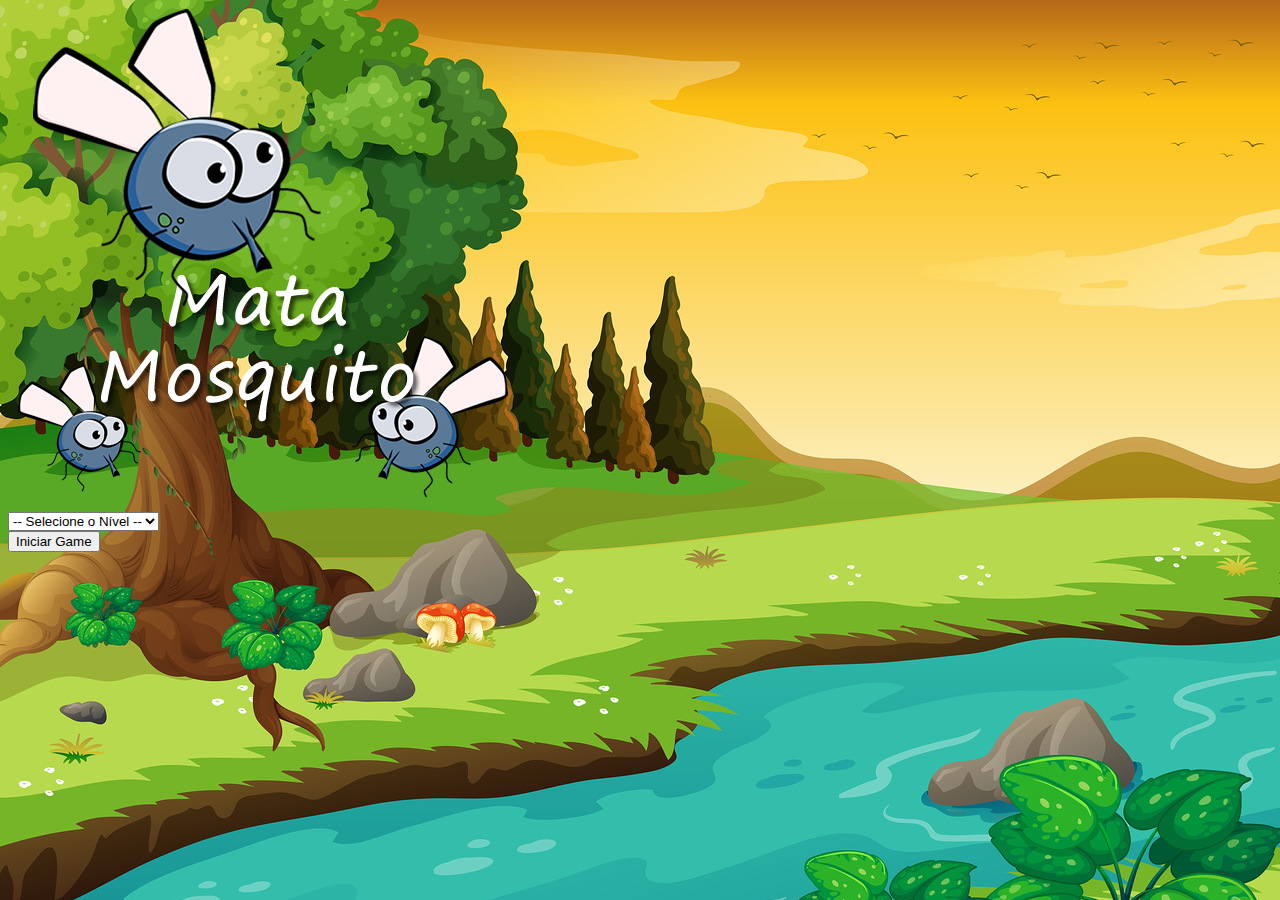
<file: index.html>
<!DOCTYPE html>
<html lang="pt-br">
<head>
    <meta charset="UTF-8">
    <meta http-equiv="X-UA-Compatible" content="IE=edge">
    <meta name="viewport" content="width=device-width, initial-scale=1.0">
    <link href="https://cdn.jsdelivr.net/npm/bootstrap@5.3.0-alpha3/dist/css/bootstrap.min.css" rel="stylesheet" integrity="sha384-KK94CHFLLe+nY2dmCWGMq91rCGa5gtU4mk92HdvYe+M/SXH301p5ILy+dN9+nJOZ" crossorigin="anonymous">
    <link rel="stylesheet" href="style.css">
    <link rel="icon" href="imagens/mosca.png" sizes="180x180">
    <title>Game Mata Mosquito</title>
    <script>
        function inciarjogo(){
            var nivel = document.getElementById('nivel').value
            
            if (nivel === ''){
                alert('Selecione um nível para iniciar o game!')
                return false
            }

            

            window.location.href = 'game.html?' + nivel //? para separa pagina requisatada para parametros encaminhados
        }
    </script>
</head>
<body>
    <div class="container">
        <div class="row">
            <div class="col">
                <div class="d-flex justify-content-center">
                    <img src="imagens/game.png" alt="game_over">
                </div>
            </div>
        </div>

        <div class="row">
            <div class="col">
                <div class="d-flex justify-content-center">
                    <div class="mb-2">
                        <select name="" id="nivel" class="form-control">
                            <option value="">-- Selecione o Nível --</option>
                            <option value="norma1">Normal</option>
                            <option value="dificil">Difícil</option>
                            <option value="megaDificil">Mega Difícil</option>
                        </select>
                    </div>
                </div>
            </div>
        </div>

        <div class="row">
            <div class="col">
                <div class="d-flex justify-content-center">
                    <button type="button" class="btn btn-danger btn-lg" onclick="inciarjogo()">Iniciar Game</button>
                </div>
            </div>
        </div>
    </div>
</body>
</html>
</file>
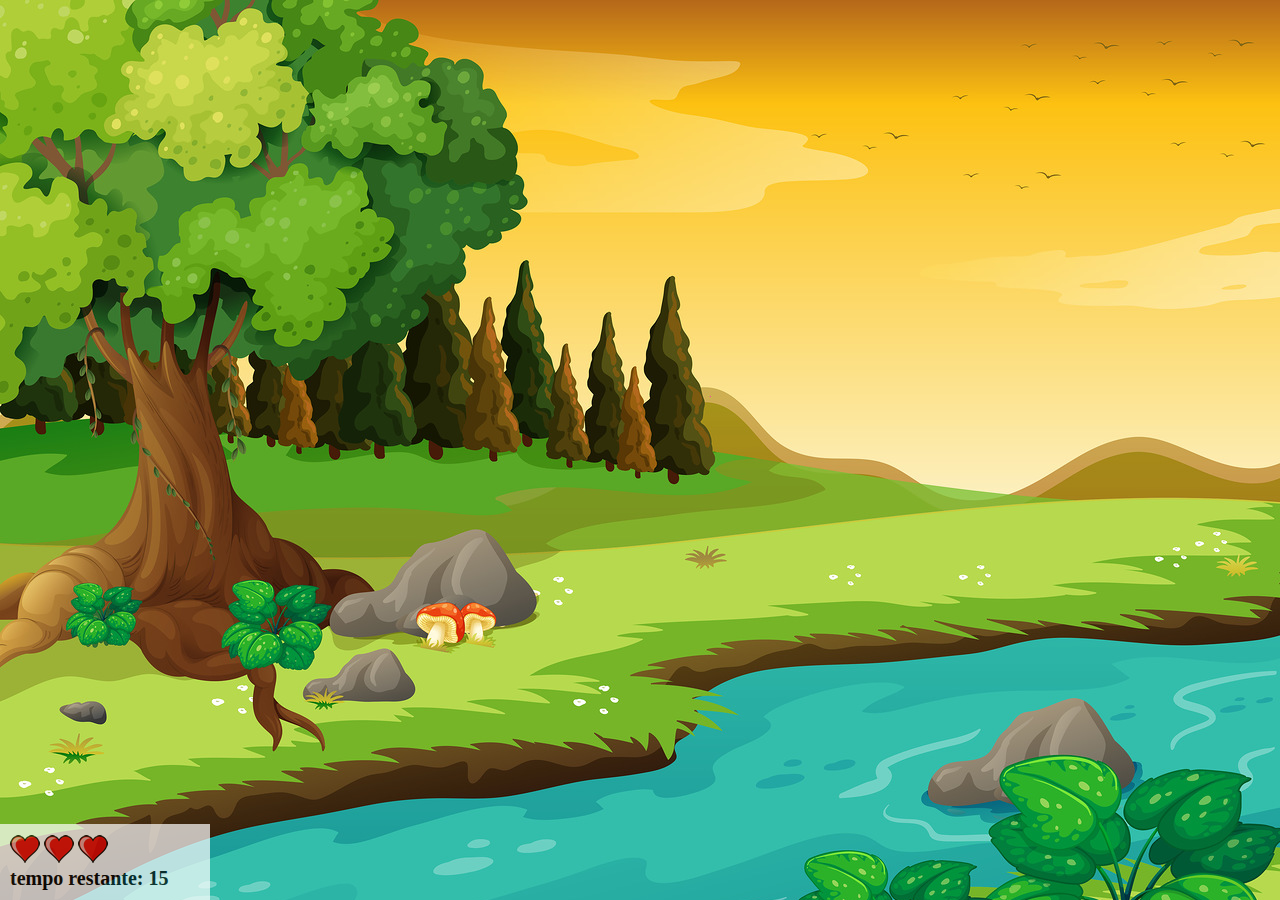
<file: game.html>
<!DOCTYPE html>
<html lang="pt-br">
<head>
    <meta charset="UTF-8">
    <meta http-equiv="X-UA-Compatible" content="IE=edge">
    <meta name="viewport" content="width=device-width, initial-scale=1.0">
    <link rel="icon" href="imagens/mosca.png" sizes="180x180">
    <title>Game Mata Mosca</title>
    <link rel="stylesheet" href="style.css">
    <script src="jogo.js"></script>
</head>
<body onresize="ajustarTamanhoGame()">

    <div class="painel">
        <div class="vidas">
            <img id="v1" src="imagens/coracao_cheio.png" alt="coracao_cheio">
            <img id="v2" src="imagens/coracao_cheio.png" alt="coracao_cheio">
            <img id="v3" src="imagens/coracao_cheio.png" alt="coracao_cheio">

        </div>
        <div class="cronometro">
            tempo restante: <span id="cronometro"></span>
        </div>
    </div>
    

    <script>
        document.getElementById('cronometro').innerHTML = tempo


        var criaMosca = setInterval(function(){
            posicaoRandomica()
        }, criaMosquitoTempo)
    </script>
</body>
</html>
</file>
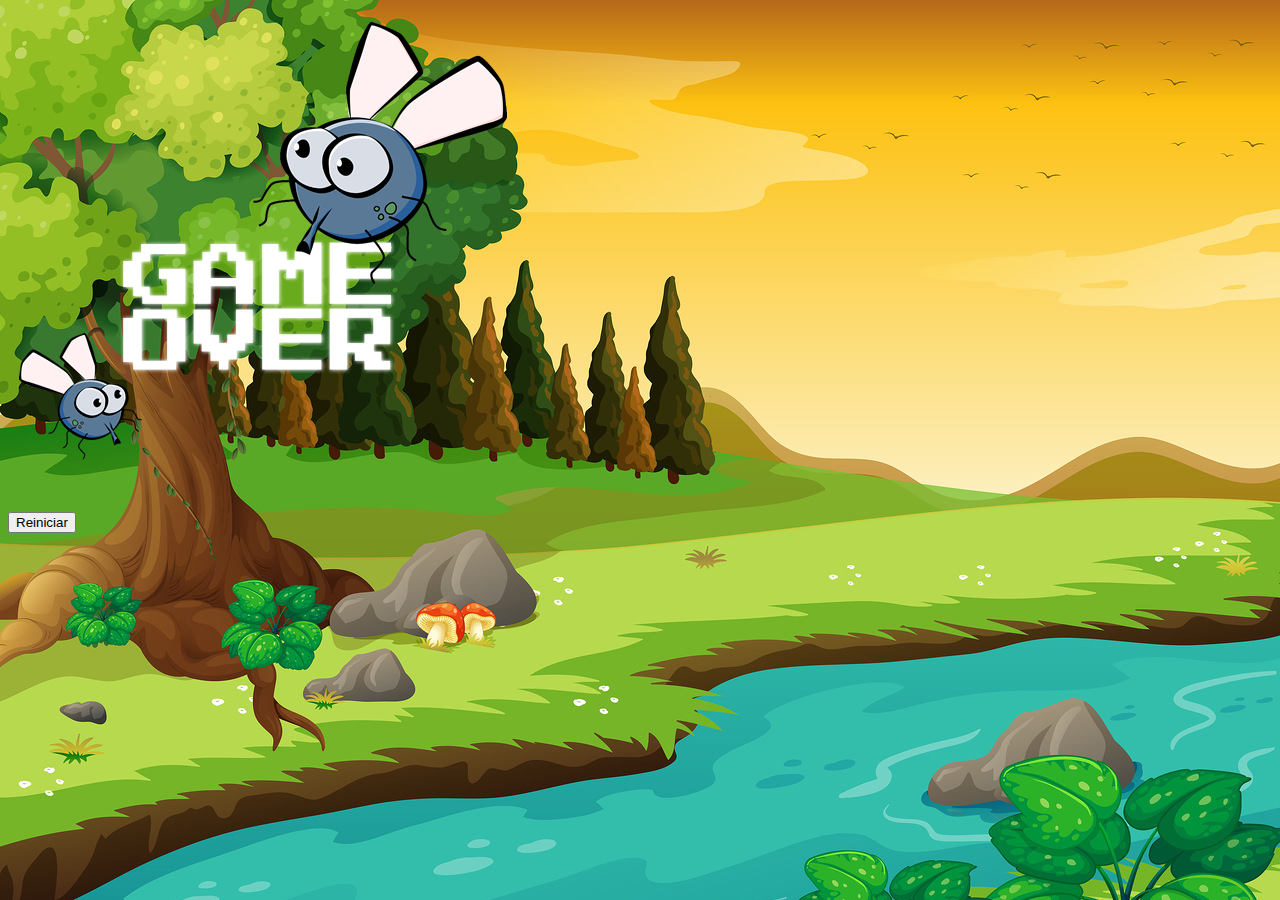
<file: game_over.html>
<!DOCTYPE html>
<html lang="pt-br">
<head>
    <meta charset="UTF-8">
    <meta http-equiv="X-UA-Compatible" content="IE=edge">
    <meta name="viewport" content="width=device-width, initial-scale=1.0">
    <link href="https://cdn.jsdelivr.net/npm/bootstrap@5.3.0-alpha3/dist/css/bootstrap.min.css" rel="stylesheet" integrity="sha384-KK94CHFLLe+nY2dmCWGMq91rCGa5gtU4mk92HdvYe+M/SXH301p5ILy+dN9+nJOZ" crossorigin="anonymous">
    <link rel="icon" href="imagens/mosca.png" sizes="180x180">
    <link rel="stylesheet" href="style.css">
    <title>GAME OVER</title>
</head>
<body>
    <div class="container">
        <div class="row">
            <div class="col">
                <div class="d-flex justify-content-center">
                    <img src="imagens/game_over.png" alt="game_over">
                </div>
            </div>
        </div>

        <div class="row">
            <div class="col">
                <div class="d-flex justify-content-center">
                    <button type="button" class="btn btn-dark btn-lg" onclick="window.location.href = 'index.html'">Reiniciar</button>
                </div>
            </div>
        </div>
    </div>
</body>
</html>
</file>
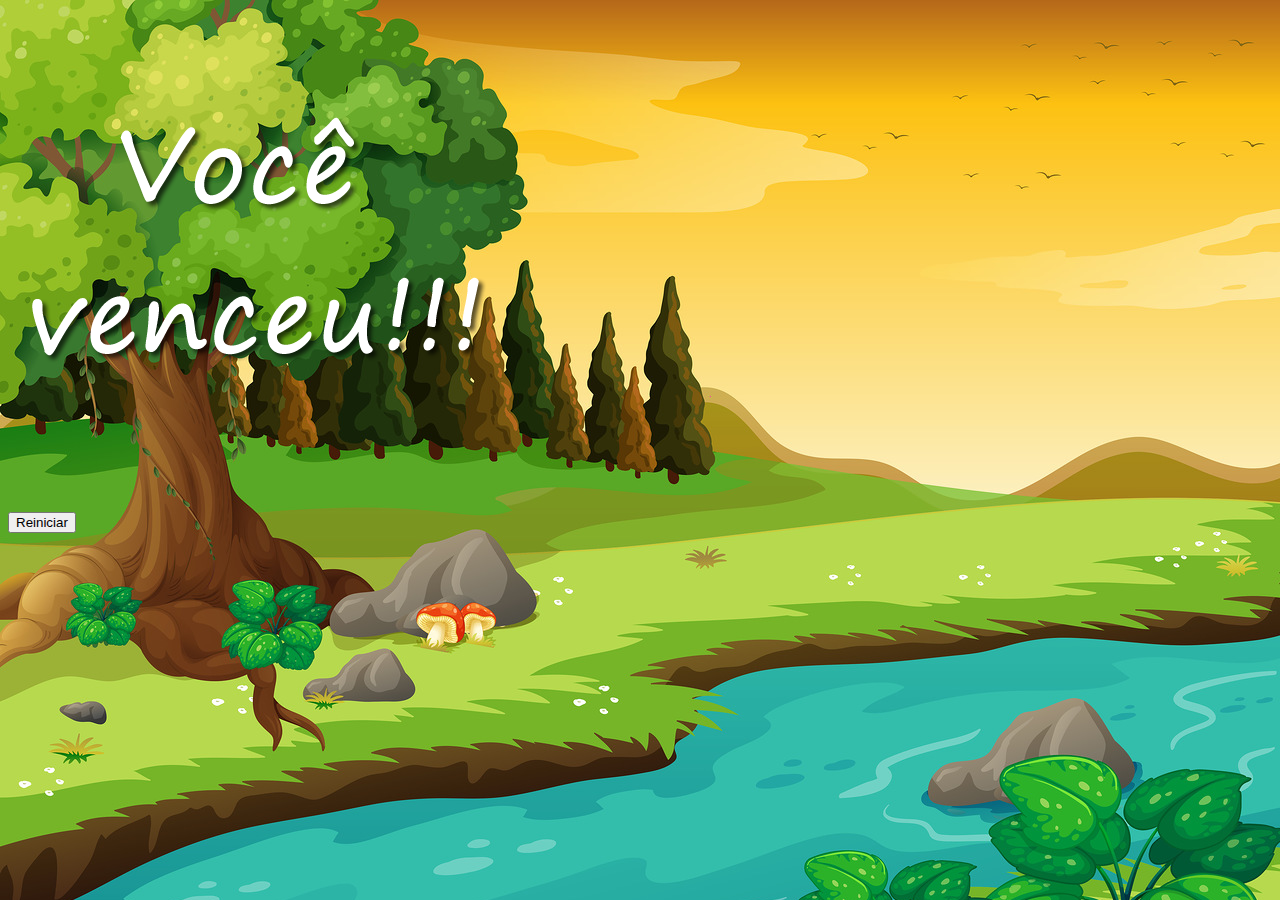
<file: vitoria.html>
<!DOCTYPE html>
<html lang="pt-br">
<head>
    <meta charset="UTF-8">
    <meta http-equiv="X-UA-Compatible" content="IE=edge">
    <meta name="viewport" content="width=device-width, initial-scale=1.0">
    <link href="https://cdn.jsdelivr.net/npm/bootstrap@5.3.0-alpha3/dist/css/bootstrap.min.css" rel="stylesheet" integrity="sha384-KK94CHFLLe+nY2dmCWGMq91rCGa5gtU4mk92HdvYe+M/SXH301p5ILy+dN9+nJOZ" crossorigin="anonymous">
    <link rel="stylesheet" href="style.css">
    <link rel="icon" href="imagens/mosca.png" sizes="180x180">
    <title>Parabéns</title>
</head>
<body>
    <div class="container">
        <div class="row">
            <div class="col">
                <div class="d-flex justify-content-center">
                    <img src="imagens/vitoria.png" alt="game_over">
                </div>
            </div>
        </div>

        <div class="row">
            <div class="col">
                <div class="d-flex justify-content-center">
                    <button type="button" class="btn btn-dark btn-lg" onclick="window.location.href = 'index.html'">Reiniciar</button>
                </div>
            </div>
        </div>
    </div>
</body>
</html>
</file>
<file: style.css>
html {
    cursor: url(imagens/mata_mosca.png) 30 30, auto;
}

body {
    background-image: url(imagens/bg.jpg);
    background-repeat: no-repeat;
}

.mosquito1 {
    height: 50px;
    width: 50px;
}

.mosquito2 {
    height: 70px;
    width: 70px;
}

.mosquito3 {
    height: 90px;
    width: 90px;
}

.ladoA {
    transform: scaleX(1);
}

.ladoB {
    transform: scaleX(-1);
}

.painel {
    position: absolute;
    left: 0px;
    width: 190px;
    padding: 10px;
    bottom: 0px;
    border-top: solid 1px #fff;
    background-color: #fff;
    opacity: 0.7;
}

.vidas {
    float: left;
}

.cronometro {
    float: left;
    font-size: 20px;
    font-weight: bold;
}
</file>
